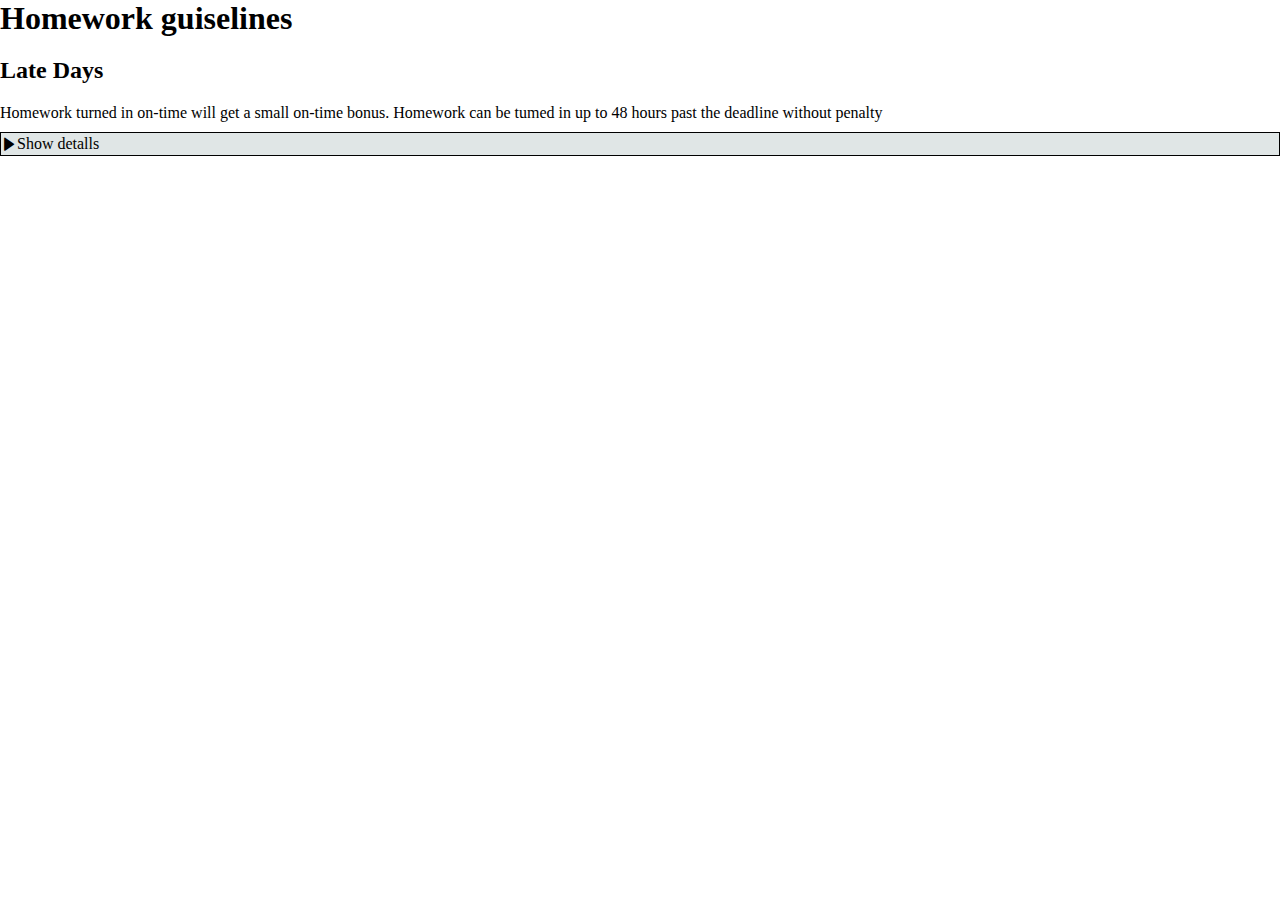
<file: BTH_4_1/index.html>
<html>
    <head>
        <link rel="stylesheet" href="style.css">
        <link href='https://unpkg.com/boxicons@2.1.4/css/boxicons.min.css' rel='stylesheet'>
        <script src="script.js" defer></script>
    </head>
    <div class="tieude">
        <h1>Homework guiselines</h1>
        <h2>Late Days</h2>
        <p>Homework turned in on-time will get a small on-time bonus. Homework can be tumed in up to 48 hours past the deadline without penalty</p>
    </div>
    <div class="nuttren">
        <i class='bx bxs-right-arrow'></i>
        <span>Show detalls</span>
    </div>
    <ul class="nutduoi" hidden>
        <li>Homework will not be accepted past the late cutoff. You will receive a 0 for the assignment if it is not turned in by the late cutoff.</li>
        <li>If you are not sure whether you can finish the assignment by the late cutoff, you should turn it in before the deadline anyway to get partial credit. You are allowed to update your GitHub homework submission as many times as you need to before the late cutoff.</li>
    </ul>
</html>
</file>
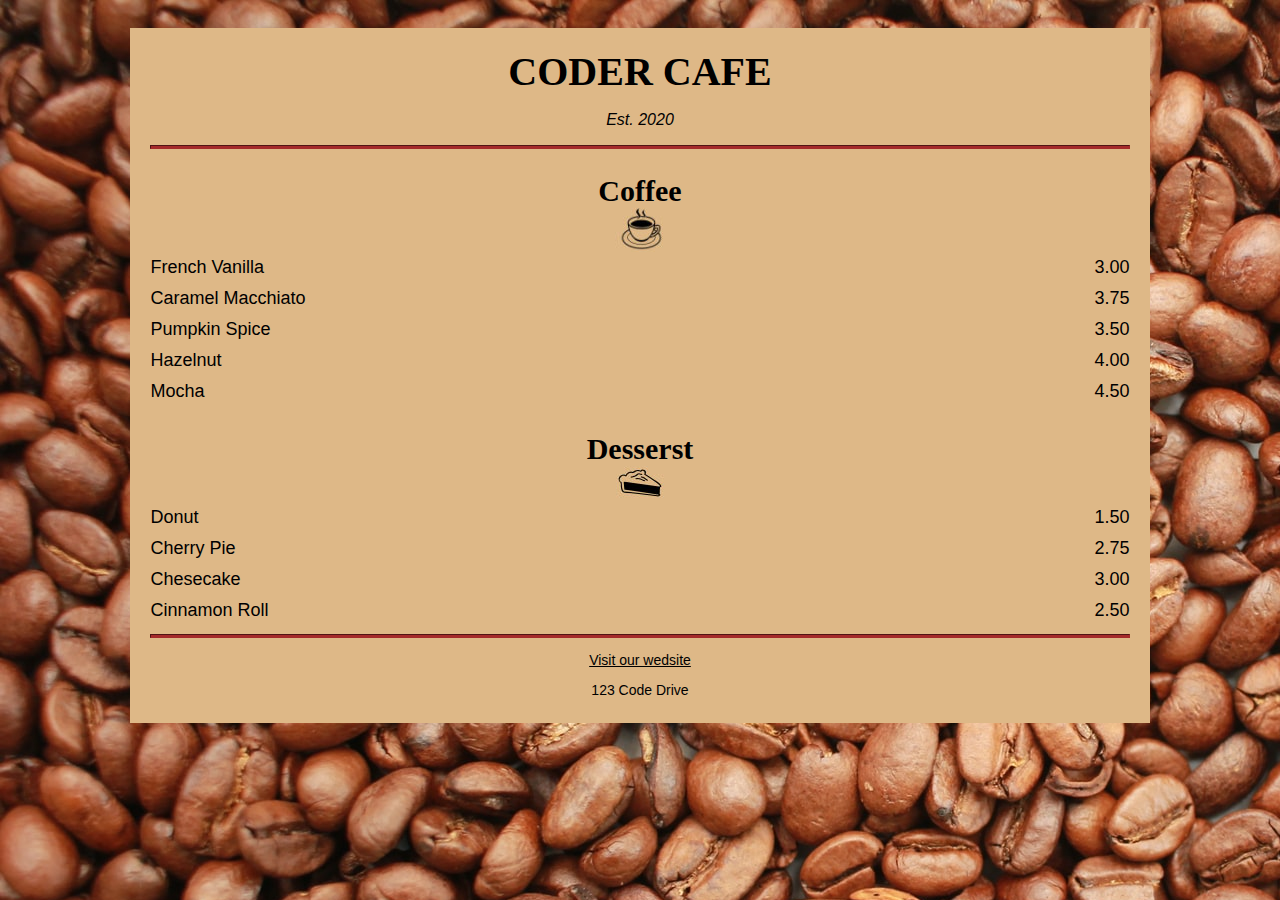
<file: ex5/index.html>
<html>
    <head>
        <link rel="stylesheet" href="styles.css">
    </head>
    <body>
        <div class="menu">
            <main>
                <h1>CODER CAFE</h1>
                <p class="established">Est. 2020</p>
                <hr />
                <section>
                    <h2>Coffee</h2>
                    <img src="coffee.jpg" alt="coffee icon" />
                    <article class="item">
                        <p class="flavor">French Vanilla</p><p class="price">3.00</p>
                    </article>
                    <article class="item">
                        <p class="flavor">Caramel Macchiato</p><p class="price">3.75</p>
                    </article>
                    <article class="item">
                        <p class="flavor">Pumpkin Spice</p><p class="price">3.50</p>
                    </article>
                    <article class="item">
                        <p class="flavor">Hazelnut</p><p class="price">4.00</p>
                    </article>
                    <article class="item">
                        <p class="flavor">Mocha</p><p class="price">4.50</p>
                    </article>
                </section>
                <section>
                    <h2>Desserst</h2>
                    <img src="pie.jpg" alt="pie icon" />
                    <article class="item">
                        <p class="desserst">Donut</p><p class="price">1.50</p>
                    </article>
                    <article class="item">
                        <p class="desserst">Cherry Pie</p><p class="price">2.75</p>
                    </article>
                    <article class="item">
                        <p class="desserst">Chesecake</p><p class="price">3.00</p>
                    </article>
                    <article class="item">
                        <p class="desserst">Cinnamon Roll</p><p class="price">2.50</p>
                    </article>
                </section>
            </main>
            <hr class="bomtom-line"/>
            <footer>
                <p>
                    <a href="https://www.code.org" target="_blank">Visit our wedsite</a>
                </p>
                <p class="address">123 Code Drive</p>
            </footer>
        </div>
    </body>
</html>
</file>
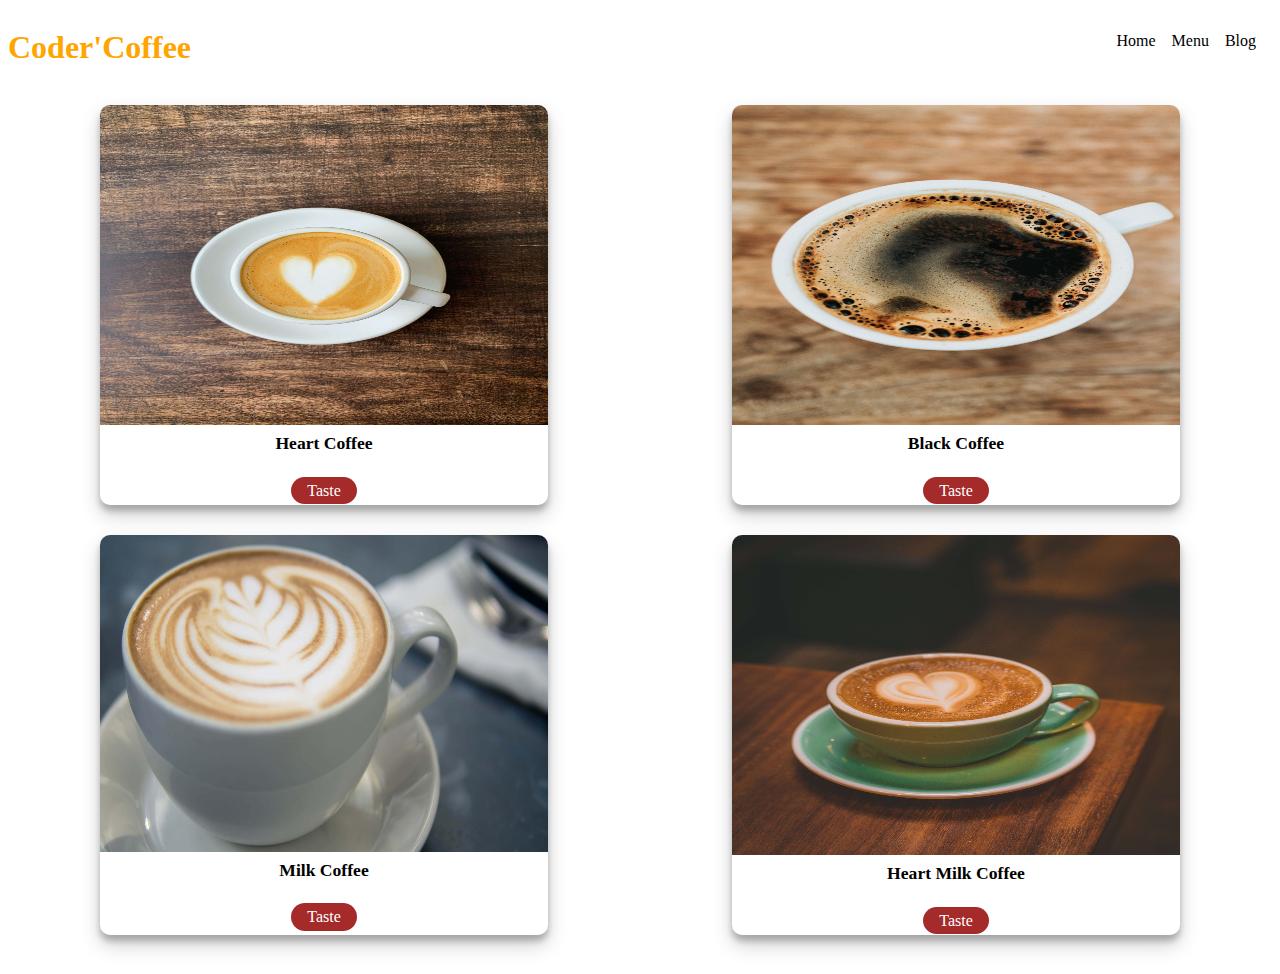
<file: ex6/index.html>
<html>
    <head>
        <link rel="stylesheet" href="style.css">
    </head>
    <body>
        <nav class="khungnho">
            <h1 class="logo">Coder'Coffee</h1>
            <ul>
                <li>Home</li>
                <li>Menu</li>
                <li>Blog</li>
            </ul>
        </nav>
        <div class="khunglon">
            <div class="khunghinh">
                <img class="hinh" src="coffee1.jpg" alt="ko biet">
                <p class="mon">Heart Coffee</p>
                <p class="do">Taste</p>
            </div>
            <div class="khunghinh">
                <img class="hinh" src="coffee2.jpg" alt="ko biet">
                <p class="mon">Black Coffee</p>
                <p class="do">Taste</p>
            </div>
            <div class="khunghinh">
                <img class="hinh" src="coffee3.jpg" alt="ko biet">
                <p class="mon">Milk Coffee</p>
                <p class="do">Taste</p>
            </div>
            <div class="khunghinh">
                <img class="hinh" src="coffee4.jpg" alt="ko biet">
                <p class="mon">Heart Milk Coffee</p>
                <p class="do">Taste</p>
            </div>
        </div>
    </body>
</html>
</file>
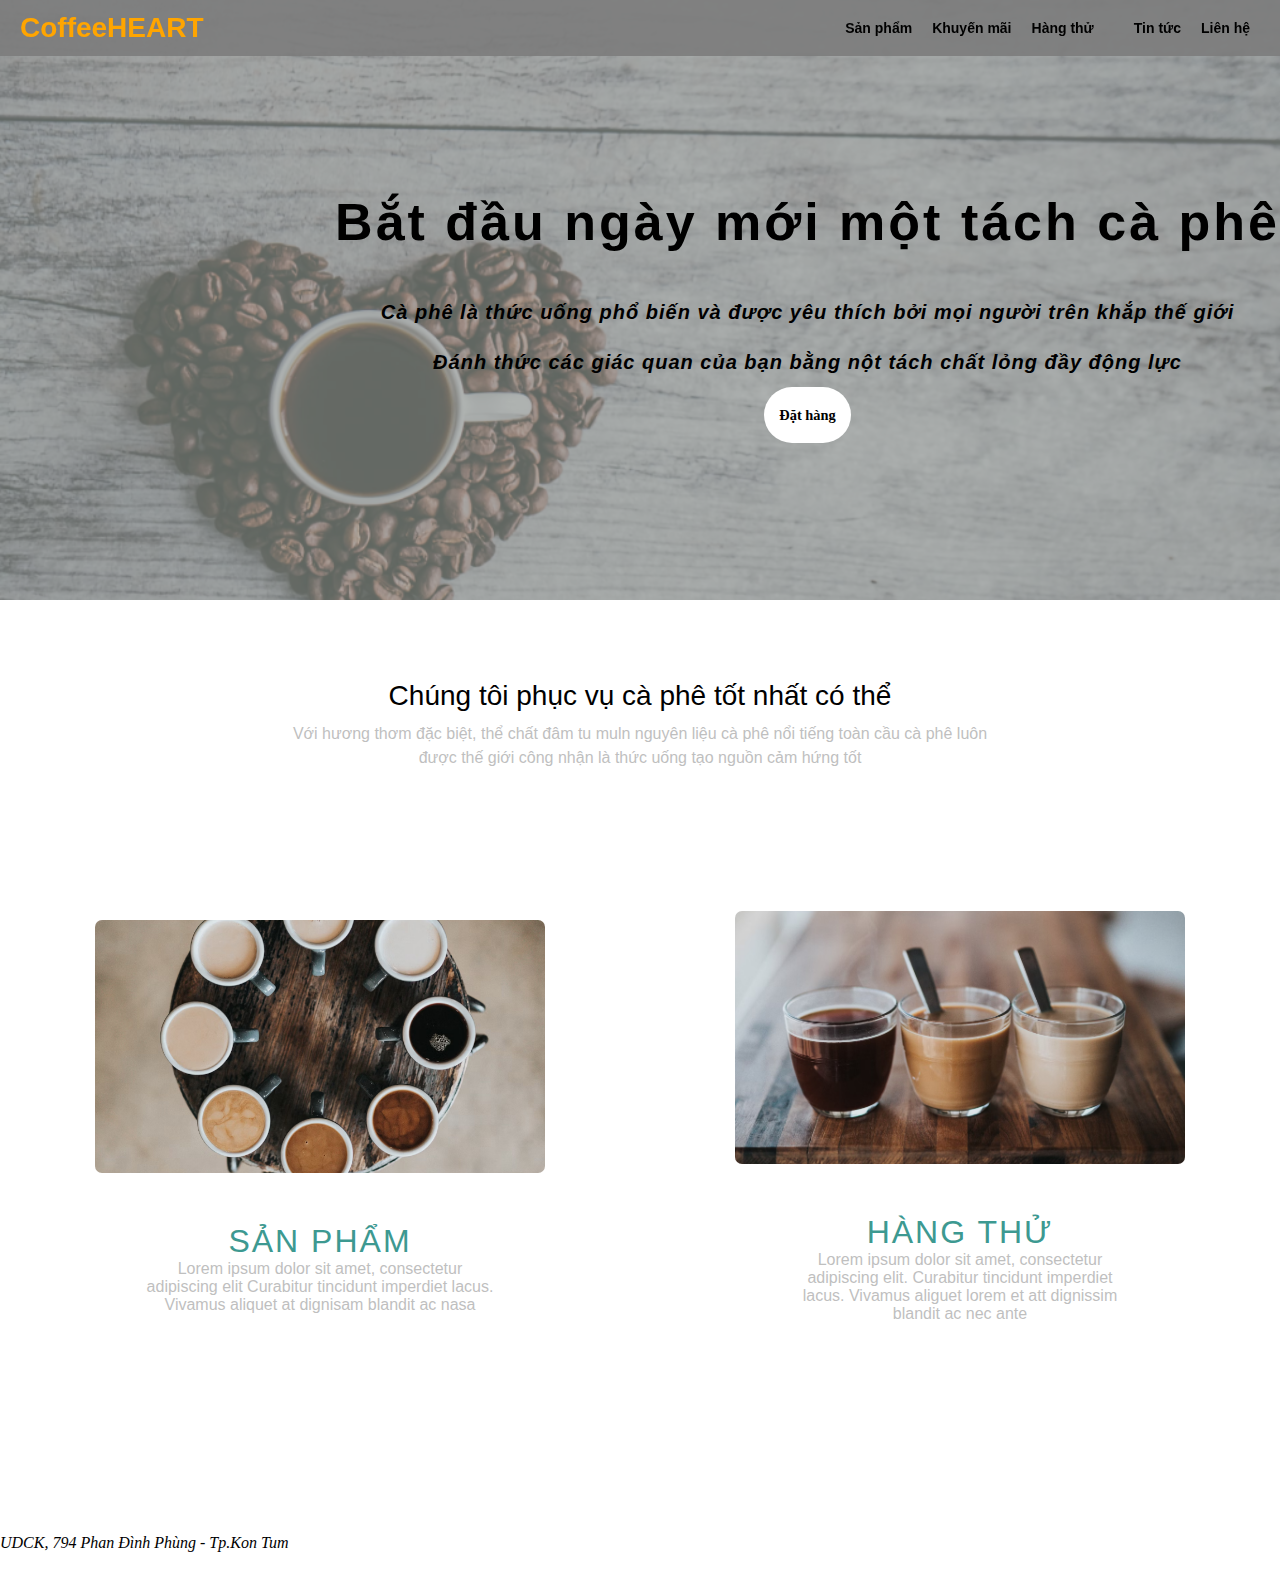
<file: kiemtra/index.html>
<html>
    <head>
        <meta charset="utf-8">
        <meta name="viewport" content="width=device-width, initial-scale=1">
        
        <link rel="stylesheet" href="style.css">
       
    </head>
    <body>
        <header>
            <nav class="tieude">
                
               <h1 class = "logo"> CoffeeHEART</h1>
            
                <input type="checkbox" id="menu-bt">
                <label for="menu-bt" id="menu-bt-btn"> 
                    <i class="bx bx-menu"></i>
                    <i class="bx bx-x"></i>
                </label>
                <div class="duongdan">
                    <a href="#sanpham">Sản phẩm </a>
                    <a href="#khuyenmai">Khuyến mãi </a>
                    <a href="#hangthu">Hàng thử <a>
                    <a href="#tintuc">Tin tức </a>
                    <a href = "#lienhe">Liên hệ </a>
                </div>
            </nav>
            <h1 class="hero">
                <strong>Bắt đầu ngày mới một tách cà phê</strong> <br>
                <em>Cà phê là thức uống phổ biến và được yêu thích bởi mọi người trên khắp thế giới</em> <br>
                <em>Đánh thức các giác quan của bạn bằng nột tách chất lỏng đầy động lực </em> <br>
                <a class="nut">Đặt hàng</a>
            </h1>
        </header>
        <section>
            <div class="main">
                <h1>Chúng tôi phục vụ cà phê tốt nhất có thể</h1>
                <p>
                    Với hương thơm đặc biệt, thể chất đâm tu muln nguyên liệu cà phê nổi tiếng toàn cầu cà phê 
                    luôn được thế giới công nhận là thức uống tạo nguồn cảm hứng tốt
                </p>
            </div>
            <div class="hangcha">
                <div class="hangcon" id="sanpham">
                    <img src="c1.png" alt="ko biet">
                <div>
                    <h1>SẢN PHẨM </h1>
                    <p>
                        Lorem ipsum dolor sit amet, consectetur adipiscing elit
                        Curabitur tincidunt imperdiet lacus. Vivamus aliquet at dignisam blandit ac nasa
                    </p>
                </div>
                </div>
                <div class="hangcon" id="hangthu">
                    <img src="c2.png" alt="ko biet">
                    <div>
                        <h1>HÀNG THỬ </h1>
                        <p>
                            Lorem ipsum dolor sit amet, consectetur adipiscing elit.
                            Curabitur tincidunt imperdiet lacus. Vivamus aliguet
                            lorem et att dignissim blandit ac nec ante
                        </p>
                    </div>
                </div>
            </div>
        </section>
        <footer>
            <address>UDCK, 794 Phan Đình Phùng - Tp.Kon Tum</address>
            <p>@copy 2024</p>
        </footer>

</html>
</file>
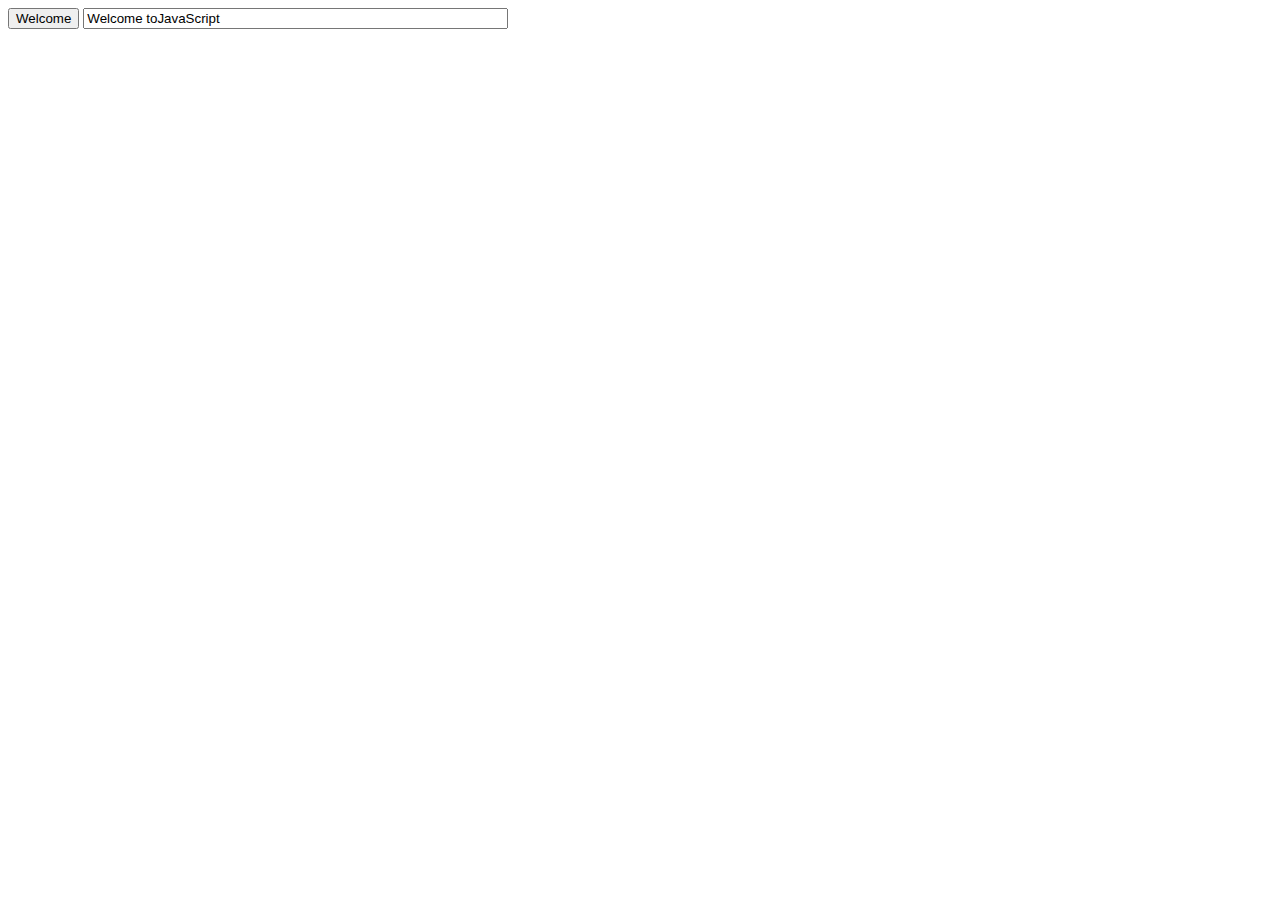
<file: B1_JS/B1.html>
<html>
<head> 

</head>
<body>
    <form name="frm">
        <input type="button" name="welcome"value="Welcome" onclick="alert(document.frm.msg.value);" />
        <input type="text" name="msg" value="Welcome toJavaScript" size="50" />
    </form>
</body>
</html>
</file>
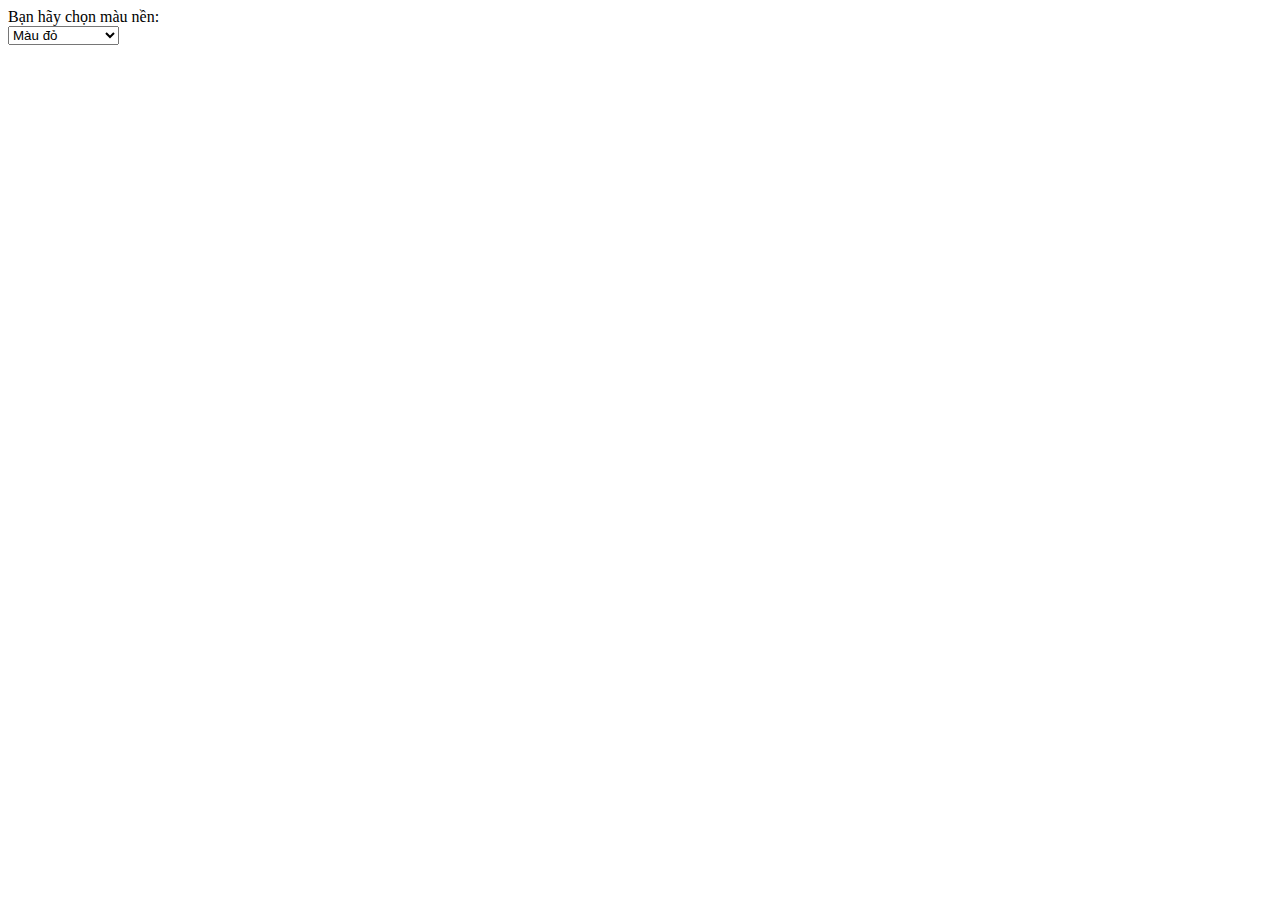
<file: B1_JS/B3.html>
<html>
<head> 

</head>
<body>
<script language="JavaScript">
function DoiMau() {
 document.bgColor = frm.Mau.value;
 // Hoặc viết: window.document.bgColor = frm.Mau.value;
}
</script>
Bạn hãy chọn màu nền:
<form name="frm">
    <select name="Mau" onchange="DoiMau();" >
        <option value="red">Màu đỏ</option>
        <option value="blue">Màu xanh</option>
        <option value="brown">Màu nâu</option>
        <option value="lavender">Màu xanh nhạt</option>
    </select> 
</form>
</body>
</html>
</file>
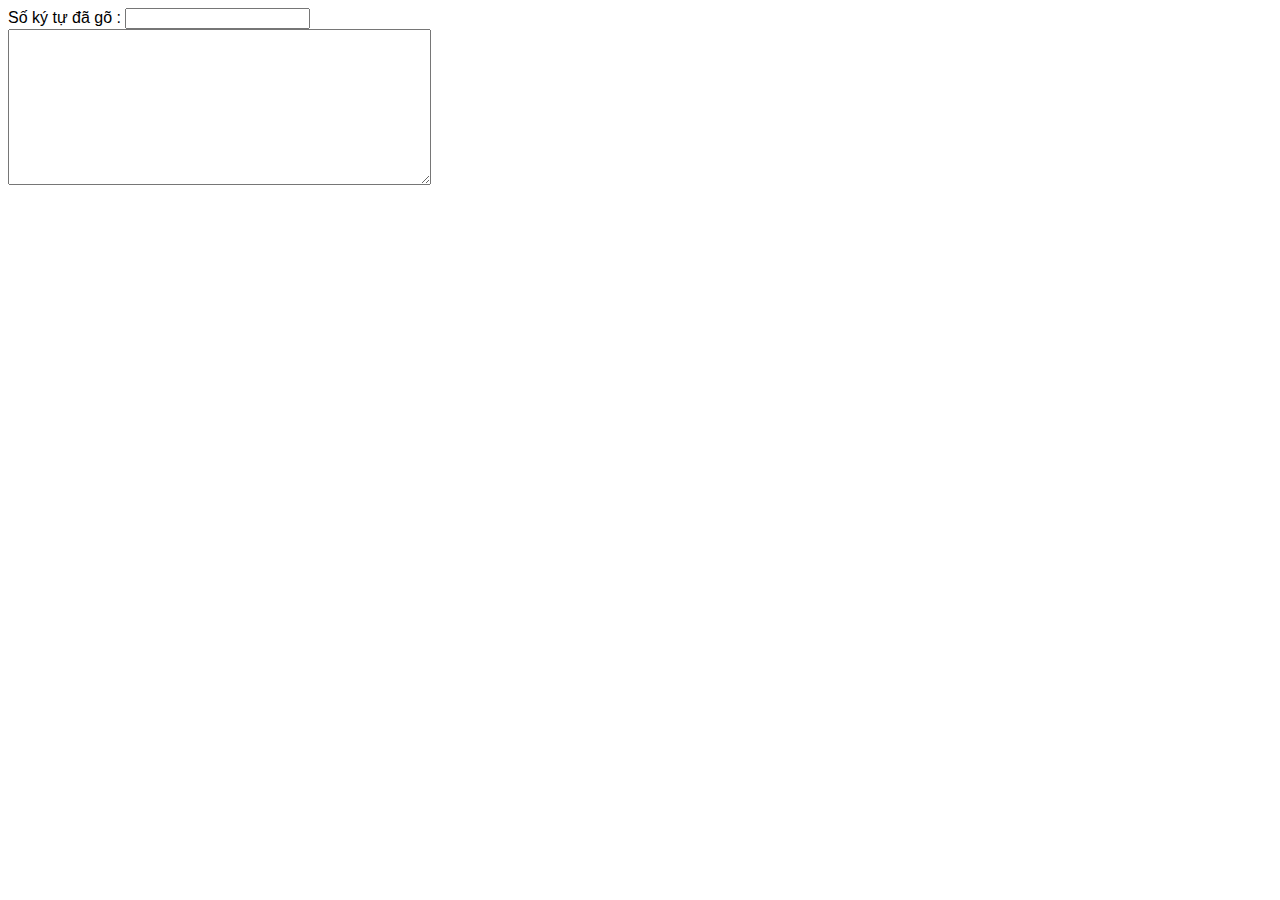
<file: B1_JS/B4.html>
<html>
    <head>
        <meta http-equiv="Content-Type" content="text/html; charset=utf-8">
    </head>
    <script language="JavaScript">
    function KiemTra() {
        if (frm.NoiDung.value.length > 200)
            alert("Bạn đã gõ qúa số ký tự cho phép !");
            frm.SoKyTu.value = frm.NoiDung.value.length;
    }
    </script>
    <body style="font-family:arial"><form name="frm"> Số ký tự đã gõ : <input type="text" name="SoKyTu"> <BR>
        <textarea name="NoiDung" cols="50" rows="10" onKeyUp="KiemTra();"> </textarea></form>
    </body>
</html>
</file>
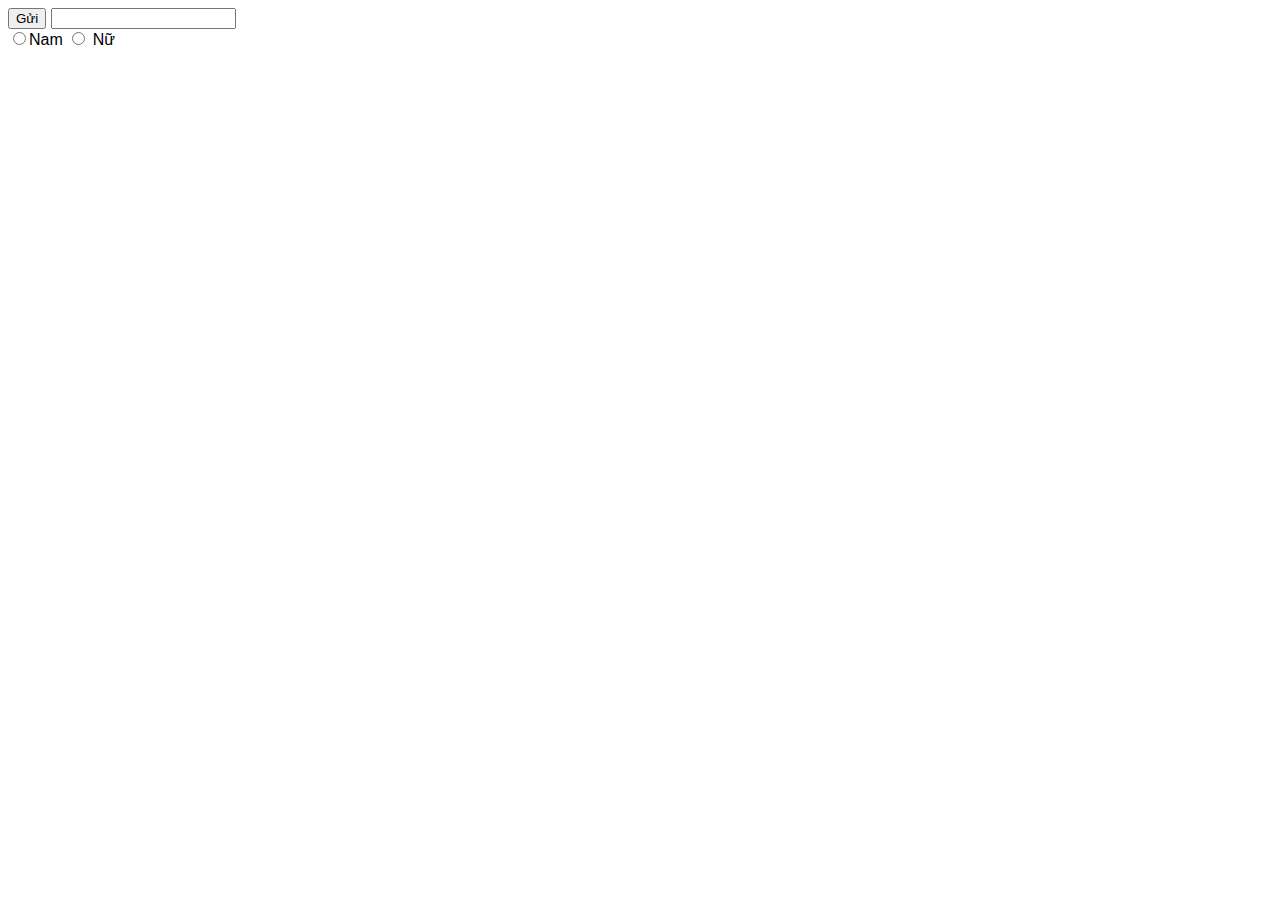
<file: B1_JS/B5.html>
<html>
<head>
    <title>Xu ly su kien</title>
    <meta http-equiv="Content-Type" content="text/html; charset=utf-8">
</head>
<body style="font-family:arial">
    <input type="button" value="Gửi" onmousemove="window.status = 'Chuột trong nút'; ">
    <input onMouseMove ="window.status='Chuột trong textbox';"> <br />
    <input type="radio" name="GioiTinh" onMouseMove="window.status='Trong nam';">Nam </option>
    <input type="radio" name="GioiTinh" onMouseMove="window.status='Trong nữ';"> Nữ </option>
</body>
</html>
</file>
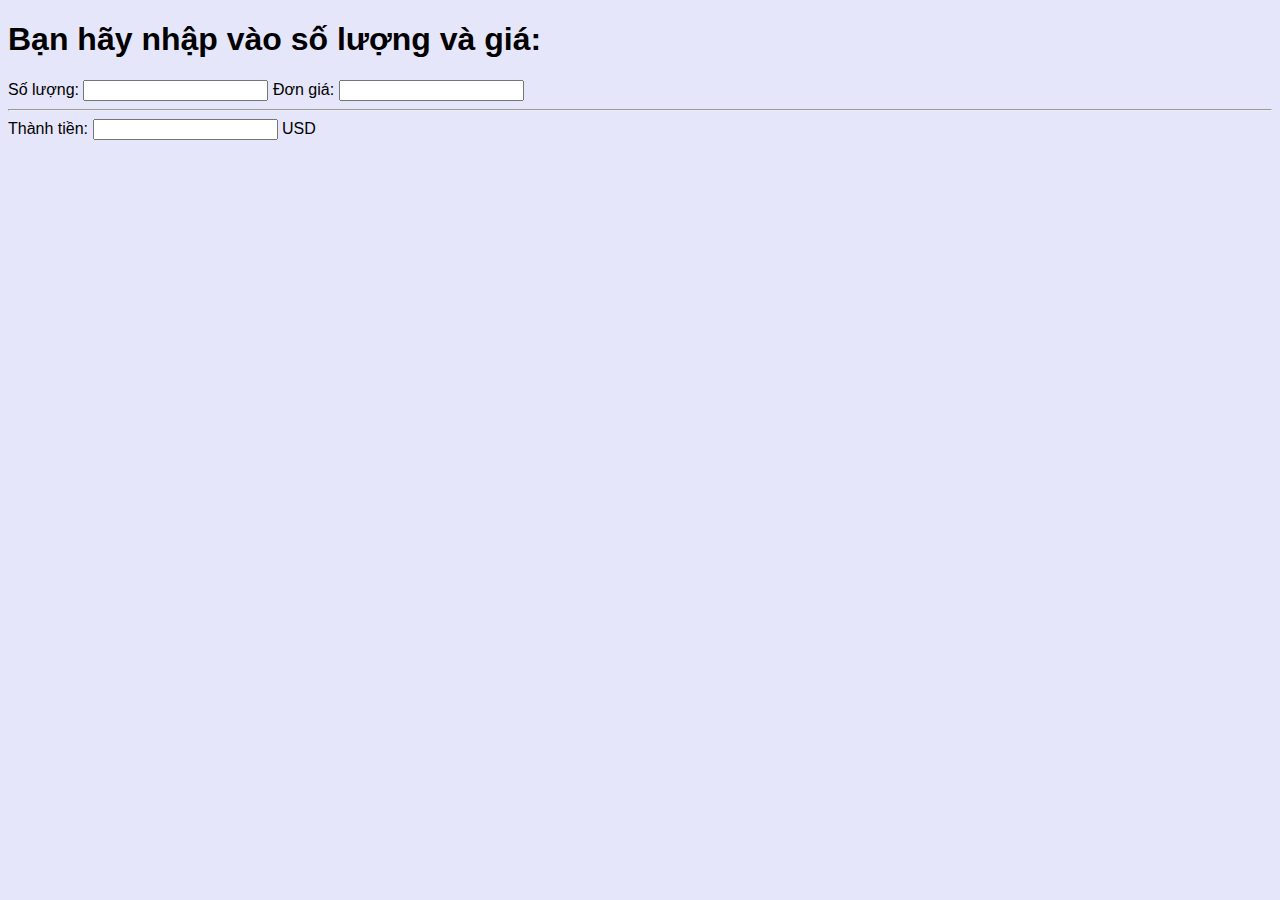
<file: B1_JS/B6.html>
<!DOCTYPE html>
<html>
<head>
    <title>Tính tổng tiền</title>
    <meta charset="UTF-8">
</head>
<script>
    function TinhTong() {
        var soLuong = document.querySelector('#SoLuong').value;
        var donGia = document.querySelector('#DonGia').value;
        var thanhtien = soLuong * donGia;
        document.querySelector('#ThanhTien').value = thanhtien;
    }
</script>
<body style="font-family: Arial; background-color: lavender;">
    <h1>Bạn hãy nhập vào số lượng và giá:</h1>
    Số lượng: <input id="SoLuong" onKeyUp="TinhTong();">
    Đơn giá: <input id="DonGia" onKeyUp="TinhTong();">
    <hr />
    Thành tiền: <input id="ThanhTien" > USD
</body>
</html>
</file>
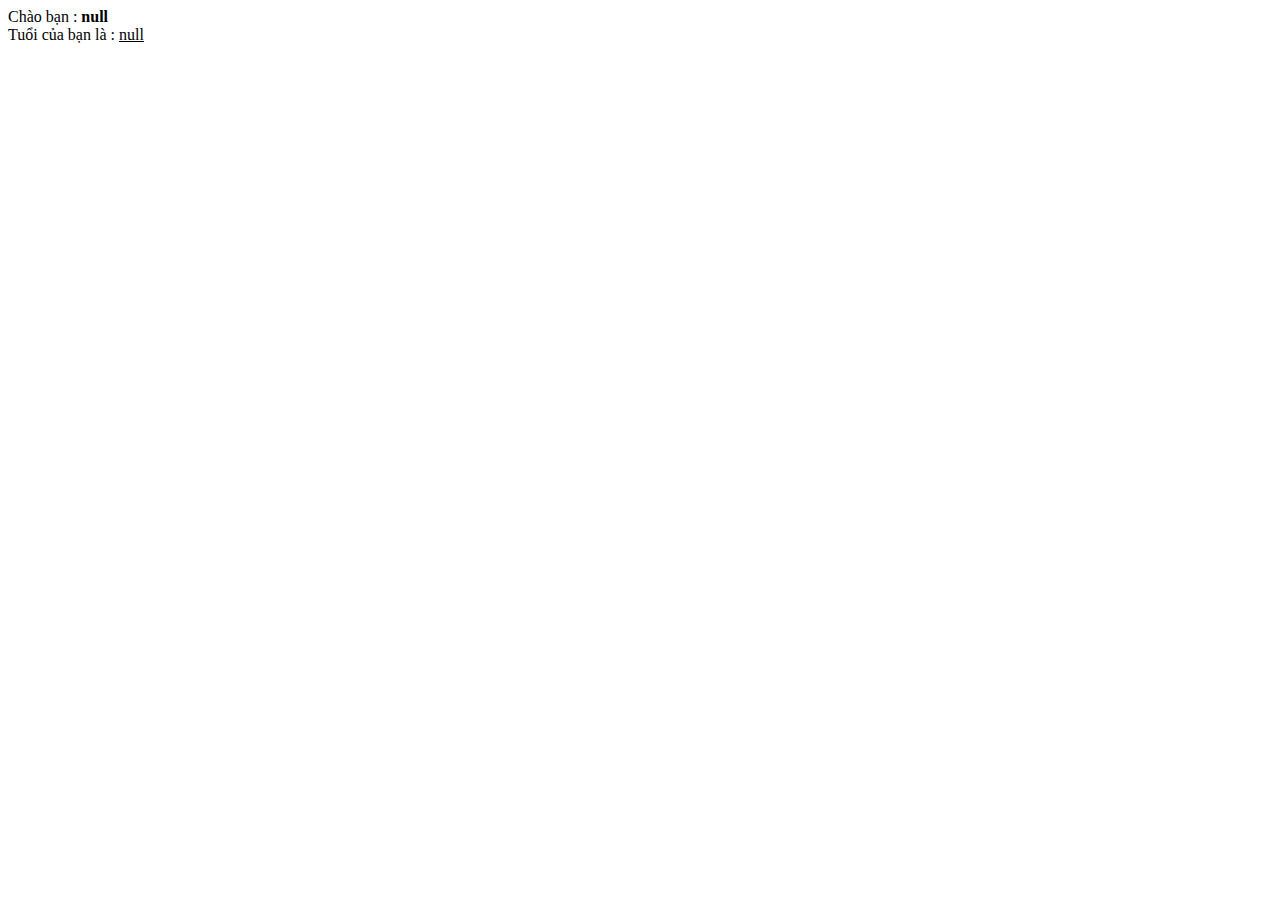
<file: B1_JS/B7.html>
<!DOCTYPE html>
<html lang="en">
<head>
<meta charset="UTF-8">
<title>Hiển thị tên và tuổi</title>
</head>
<body>
    <script language = "JavaScript">
     var Ten, Tuoi; // Khai báo 2 biến để lưu tên và tuổi
     Ten = prompt("Bạn hãy nhập vào tên ", "");
     Tuoi = prompt("Bạn hãy nhập vào Tuổi : ", 20);
     document.write("Chào bạn : <B> " + Ten + "</B>");
     document.write("<BR>"); // Xuống dòng
     document.write("Tuổi của bạn là : <U> " + Tuoi + "</U>");
    </script>

</body>
</html>
</file>
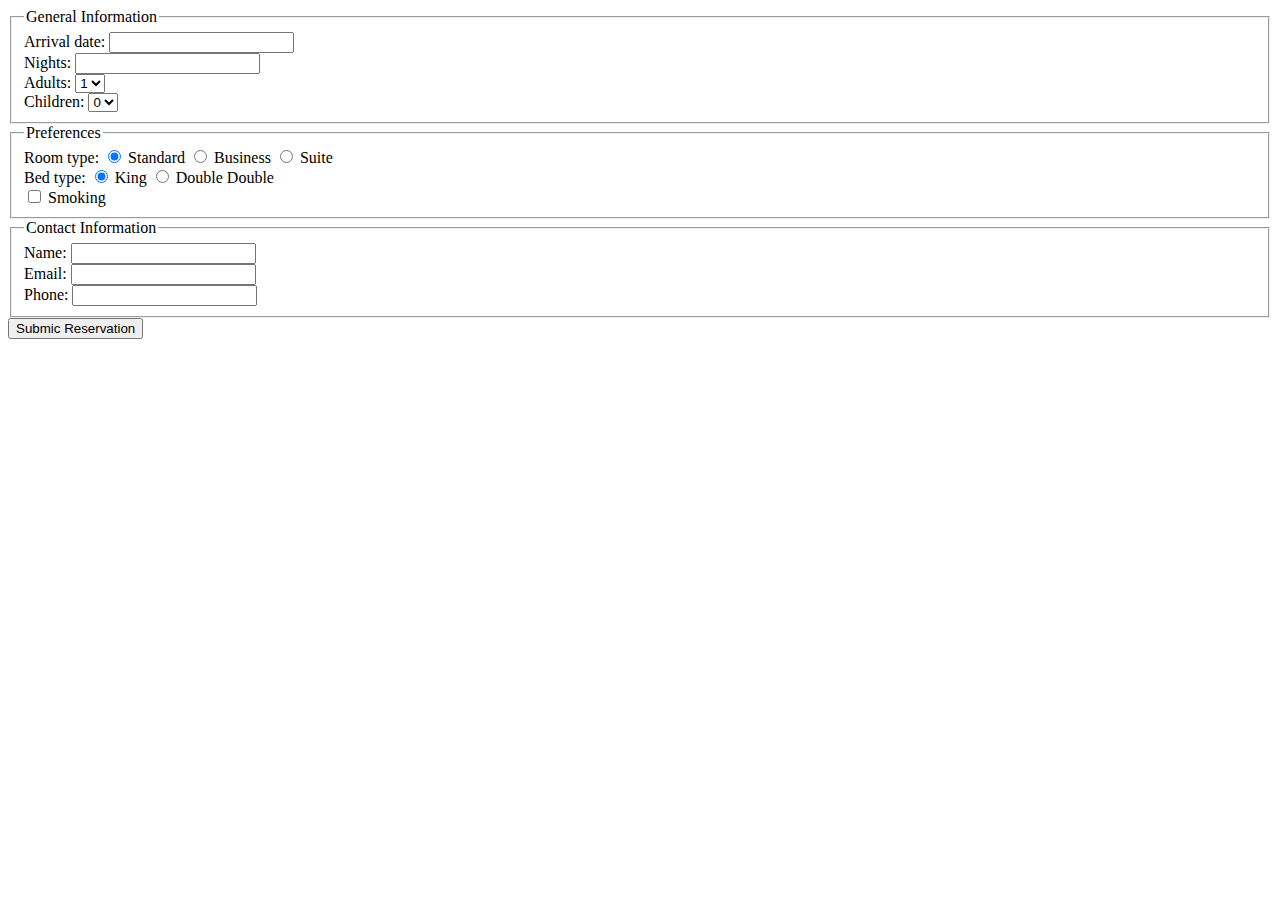
<file: ex3/b3.html>
<html>
    <body>
        <fieldset>
            <legend>General Information </legend>
                <label for= "Arrival date"> Arrival date: </label>
                <input type="text" id = "Arrival date" name = "Arrival date"> <br>
                <label for="Nights"> Nights: </label>
                <input type="text" id = "Nights" name = "Nights"> <br>
                Adults:
                    <select name="Adults">
                        <option selected value="1"> 1 </option>
                        <option value="2">2</option>
                        <option value="3">3</option>
                    </select>
                <br>
                Children: 
                    <select name="Children">
                        <option selected value="0">0</option>
                        <option value="1"> 1 </option>
                        <option value="2">2</option>
                        <option value="3">3</option>
                    </select>        
        </fieldset>
        <fieldset> 
            <legend> Preferences </legend>
            Room type: 
            <input type="radio" name ="s1" value="Standard" checked > Standard 
            <input type="radio" name ="s1" value="Business"> Business
            <input type="radio" name ="s1" value="Suite"> Suite <br>
            Bed type: 
            <input type="radio" name ="s2" value="King" checked> King 
            <input type="radio" name ="s2" value="Double Double"> Double Double <br>
            <input type="checkbox" name = "s3" value="Smoking"> Smoking 
        </fieldset>
        <fieldset>
            <legend> Contact Information</legend>
            <label for="Name"> Name: </label>
            <input type="text" id = "Name" name = "Name"> <br>
            <label for="Email"> Email: </label>
            <input type="text" id = "Email" name = "Email"> <br>
            <label for="Phone"> Phone: </label>
            <input type="text" id = "Phone" name = "Phone"> <br>
        </fieldset> 
        <input type="submit" value="Submic Reservation">
    </body>
</html>
</file>
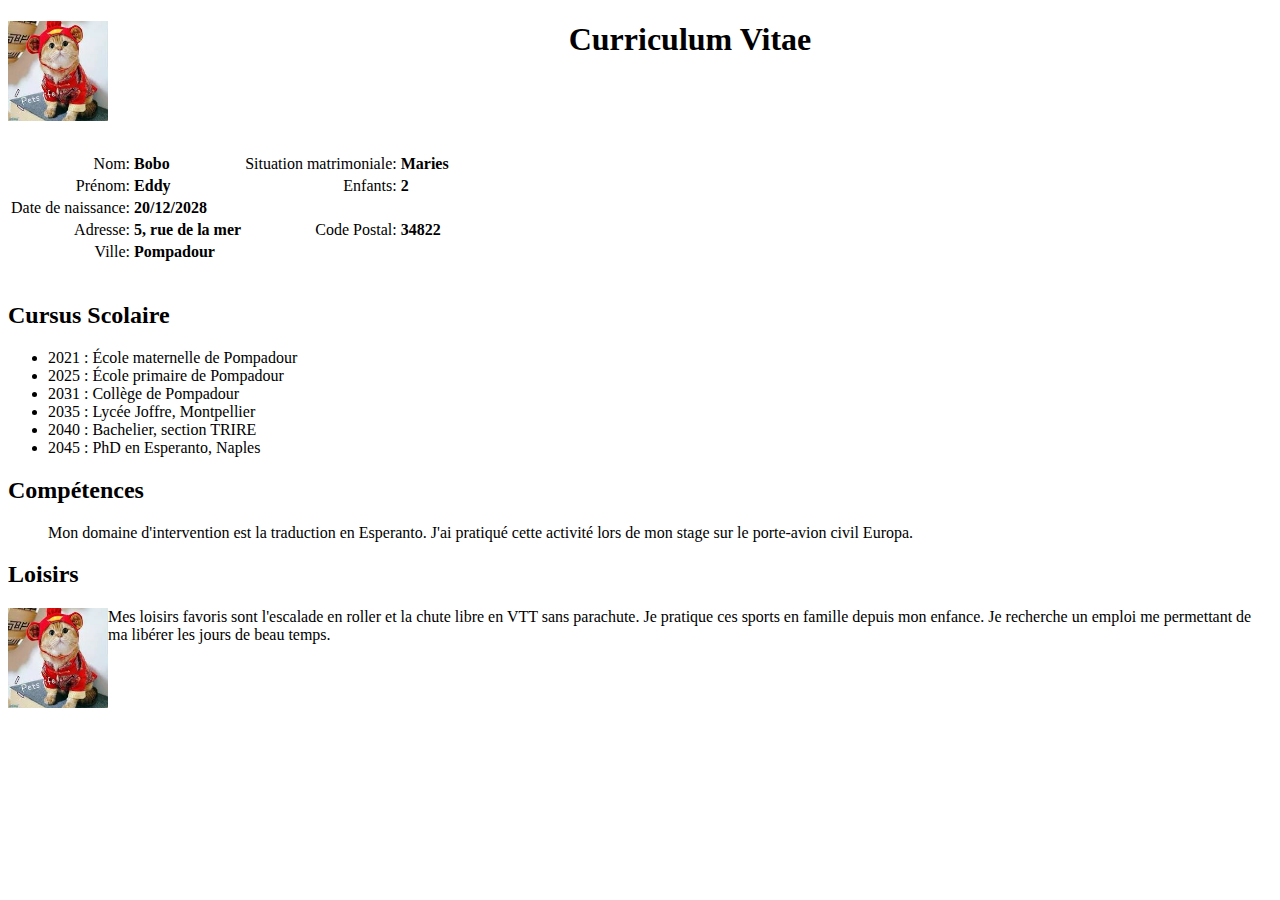
<file: ex4/b4.html>
<!DOCTYPE html>
    <html lang="en">
    <head>
        <meta charset="UTF-8">
        <meta http-equiv="X-UA-Compatible" content="IE=edge">
        <meta name="viewport" content="width=device-width, initial-scale=1.0">
        <title>Document</title>
    </head>
    <body>
        <div id = "c1">
            <h1 style="text-align:center"> Curriculum Vitae
                <img src="HB4_1.jpg" alt="Hình 1" alt="logo" width="100" height="100" style="float:left">
            </h1>
        </div>
        <br> 
        <br> 
        <br>
        <br>
        <div id = "c2">
            <table border="0"> 
                <tr>
                    <td style="text-align: right;"> Nom: </td> 
                    <th style="text-align: left;"> Bobo</th>
                    <td style="text-align: right;"> Situation matrimoniale: </td>
                    <th style="text-align: left;"> Maries</th>
                </tr>
                <tr>
                    <td style="text-align: right;"> Prénom: </td>
                    <th style="text-align: left;"> Eddy </th>
                    <td style="text-align: right;"> Enfants: </td>
                    <th style="text-align: left;"> 2 </th>
                </tr>
                <tr>
                    <td style="text-align: right;"> Date de naissance: </td>
                    <th style="text-align: left;"> 20/12/2028</th>
                </tr>
                <tr>
                    <td style="text-align: right;"> Adresse: </td>
                    <th style="text-align: left;"> 5, rue de la mer</th>
                    <td style="text-align: right;"> Code Postal: </td>
                    <th style="text-align: left;"> 34822 </th>
                </tr>
                <tr> 
                    <td style="text-align: right;"> Ville: </td>
                    <th style="text-align: left;"> Pompadour </th>
                </tr>
            </table>
        </div>
        <br>
        <div id = "c3">
            <h2> Cursus Scolaire </h2>
            <ul> 
                <li> 2021 : École maternelle de Pompadour</li>
                <li> 2025 : École primaire de Pompadour</li>
                <li> 2031 : Collège de Pompadour</li>
                <li> 2035 : Lycée Joffre, Montpellier </li>
                <li> 2040 : Bachelier, section TRIRE</li>
                <li> 2045 : PhD en Esperanto, Naples</li>
            </ul>
        </div>
        <div id = "c4">
            <h2> Compétences </h2> 
            <p> <dd>Mon domaine d'intervention est la traduction en Esperanto. 
                J'ai pratiqué cette activité lors de mon stage sur le porte-avion civil Europa.
                </dd>
            </p>
        </div>
        <div id = "c5">
            <h2> Loisirs </h2>
            <p style="text-align:left">
                <img src="HB4_1.jpg" alt="Hình 2"  alt="logo" width="100" height="100" style="float:left">
                Mes loisirs favoris sont l'escalade en roller et la chute libre en VTT sans parachute. 
                Je pratique ces sports en famille depuis mon enfance. 
                Je recherche un emploi me permettant de ma libérer les jours de beau temps.
            </p>
        </div> 
    </body>
</html>
</file>
<file: BTH_4_1/style.css>
*{
    padding: 0;
    margin: 0;
}

.tieude h1{
    padding-bottom: 20px;
}

.tieude h2{
    padding-bottom: 20px;
}

.tieude p{
    padding-bottom: 10px;
}

.nuttren{
    display: flex;
    background-color: rgb(194, 206, 206, 0.5);
    height: 22px;
    align-items: center;
    border: double 1px;
}

.nutduoi{
    padding-left: 30px;
    padding-top: 10px;
}
</file>
<file: ex5/styles.css>
body {
background-image: url(beans.jpg);
font-family: sans-serif;
padding: 20px;
}
h1 {
font-size: 40px;
margin-top: 0;
margin-bottom: 15px;
}
h2 {
font-size: 30px;
}
.established {
font-style: italic;
}
h1, h2, p {
text-align: center;
}
.menu {
width: 80%;
background-color: burlywood;
margin-left: auto;
margin-right: auto;
padding: 20px;
}

img {
display: block;
margin-left: auto;
margin-right: auto;
margin-top: -25px;
}
hr {
height: 2px;
background-color: brown;
border-color: brown;
}
.bottom-line {
margin-top: 25px;
}
h1, h2 {
font-family: Impact, serif;
}
.item p {
display: inline-block;
margin-top: 5px;
margin-bottom: 5px;
font-size: 18px;
}
.flavor, .desserst {
text-align: left;
width: 75%;
}

.price { 
text-align: right; 
width: 25%;
}
/* FOOTER */
footer { 
font-size: 14px;
}
.address { 
margin-bottom: 5px;
}

a {
color: black;
}

a:visited {
color: black;
}

a:hover {
color: brown;
}

a:active { 
color: brown;
}
</file>
<file: ex6/style.css>
.khungnho{
    display: flex;
    justify-content: space-between;
    align-items: center;
}

.logo{
    color: orange;
    margin-bottom: 0.5rem;
}

ul{
    display: flex;
    list-style: none;
}

li{
    margin-right: 1rem;
}

.khunglon{
    display: flex;
    justify-content: space-between;
    align-items: center;
    flex-wrap: wrap;
    margin: auto;
    padding: 1rem 0;
}

.khunghinh{
    display: flex;
    align-items: center;
    flex-direction: column;
    width: 28rem;
    height: 25rem;
    background: #fff;
    box-shadow: 0 10px 20px rgba(0, 0, 0, 0.19), 0 6px 6px rgba(0, 0, 0, 0.23);
    border-radius: 10px;
    margin: 15px auto;
    overflow: hidden;
}

.hinh{
    width: 28rem;
    height: 20rem;
}

.mon{
    color: black;
    font-weight: 700;
    font-size: 1.1rem;
    margin-top: 0.5rem;
}

.do{
    text-decoration: none;
    background: brown;
    color: #fff;
    margin: 0.3rem;
    padding: 0.3rem 1rem;
    border-radius: 20px;
    
}
</file>
<file: kiemtra/style.css>
*{
    margin: 0;
    padding: 0;
    box-sizing: border-box;
}

body{
    font-size: 16px;
}

header{
    color: white;
    background-image: url('hero.png');
    background-size: cover;
    background-position: center;
    height: 600px;
    position: relative;
    display: flex;
    flex-direction: column;
    align-items: end;
    justify-content: center;
    z-index: 10;
}

header::before{
    content: '';
    position: absolute;
    top: 0;
    bottom: 0;
    left: 0;
    right: 0;
    background-color: rgba(131, 138, 134, 0.6);
}

.tieude{
    padding: 10px 20px;
    position: fixed;
    top: 0;
    left: 0;
    right: 0;
    font-weight: 700;
    font-size: .875em;
    display: flex;
    justify-content: space-between;
    align-items: center;
    z-index: 10;
    background-color: rgba(124, 124, 124, 0.9);
}
.logo{
    font-family: Arial, Helvetica, sans-serif;
    font-size: 2em;
    color: orange;

}

.duongdan{
    display: flex;
    flex-direction: row;
align-items: center;
    z-index: 10;
}

.duongdan a{
    display: block;
    text-align: center;
    margin: 10px;
    color: black;
    text-decoration: none;
    font-family: arial;
    
}

.nut:hover{
    background-color: rgb(216, 216, 228);
    color: white;
}

.hero{
    font-size: 1em;
    line-height: 2.5;
    text-align: center;
    
    z-index: 1;
}

.hero a.nut{
    border: 0;
    background-color: white;
    display: inline-block;
}

.hero a.nut:hover{
    background-color: rgb(25, 137, 230);
    color: inherit;
}

.hero a{
    font-size: 0.9em;
    color: black;
}

.hero em{
    font-size: 1.25em;
    letter-spacing: 1px;
    font-family: Arial, Helvetica, sans-serif;
    color: black;

}

.hero strong{
    font-size: 3.25em;
    letter-spacing: 3px;
    font-family: Arial, Helvetica, sans-serif;
    color: black;

}

.nut{
    padding: 10px 15px;
    border-radius: 150px;
    text-align: center;
    border: none;
    transition: 0.5s linear;
}

.main{
    text-align: center;
    padding: 30px;
}

section{
    margin: 50px auto;
    text-align: center;
}
.main h1{
    font-size: 1.75em;
    margin-bottom: 10px;
    font-weight: normal;
    font-family: Arial, Helvetica, sans-serif;
    color: black
}

.main p{
    margin-left: auto;
    margin-right: auto;
    width: 60%;
    line-height: 1.5;
    color: #bfbfbf;
    font-family: Arial, Helvetica, sans-serif;
}

.hangcha{
    display: flex;
    Justify-content: space-around;
    align-items: center;
    margin: auto;
    padding: 1rem 0;
}

.hangcon{
    display: flex;
    padding: 75px;
    display: flex;
    flex-direction: column;
    align-items: center;
    margin: 20px;
}

.hangcon div{
    flex-grow: 1;
    padding: 50px;
   
}

.hangcon img{
    width: 450px;
    aspect-ratio: 16 / 9;
    object-fit: cover;
    border-radius: 7px;
    transition: 0.3s linear;
}

.hangcon img:hover{
    transform: scale3d(1.2, 1.4, 1.2);
}

.hangcon h1{
    color: greenyellow;
    font-weight: normal;
    letter-spacing: 4px;
}

.hangcon h1{
    color: rgba(61, 153, 145);
    font-weight: normal;
    letter-spacing: 2px;
    font-family: Arial;
}

.hangcon p{
    font-family: Arial, Helvetica, sans-serif;
    color: #bfbfbf;

}
footer p{
    color: rgb(255, 255, 255, .4);
}

@media(max-width: 900px){
    body{
        font-size: 14px;
    }
}

@media(max-width: 550px){
    body{
        font-size: 12px;
    }
}

#menu-bt, #menu-bt-btn, .tieude i.bx-x{
    display: none;
    cursor: pointer;
}

@media(max-width: 850px){
    #menu-bt-btn{
        display: block;
    }
    .tieude i.bx-menu{
        display: block;
        font-size: 4em;
    }
    .duongdan{
        display: block;
        position: fixed;
        right: -100%;
        width: 100%;
        height: 100%;
        top: 68px;
        background-color: rgba(124, 124, 124, 0.9);
        transition: 0.3s ease;
        font-size: 1.5em;
    }
    .duongdan a{
        margin: 50px 200px;
    }
}

@media(max-width: 700px){
    header{
        height: 300px;
        line-height: 1.2;
    }
}

#menu-bt:checked ~ .duongdan{
    right: 0;
}

#menu-bt:checked ~ #menu-bt-btn i.bx-menu{
    display: none;
}

#menu-bt:checked ~ #menu-bt-btn i.bx-x{
    display: block;
    font-size: 4em;
}

@media(max-width: 700px){
    .hero strong{
        font-size: 2em;
        letter-spacing: 4px;
    }
}

@media(max-width: 850px){
    .hangcon{
        flex-direction: column;
    }
}

@media(max-width: 850px){
    .lienhe .hangtt{
        flex-direction: column;
    }
    .lienhe .hangtt iframe{
        margin-bottom: 20px;
        width: 100%;
    }
    .lienhe .hangtt .thongtin{
        margin-bottom: 40px;
        width: 100%;

}
</file>
